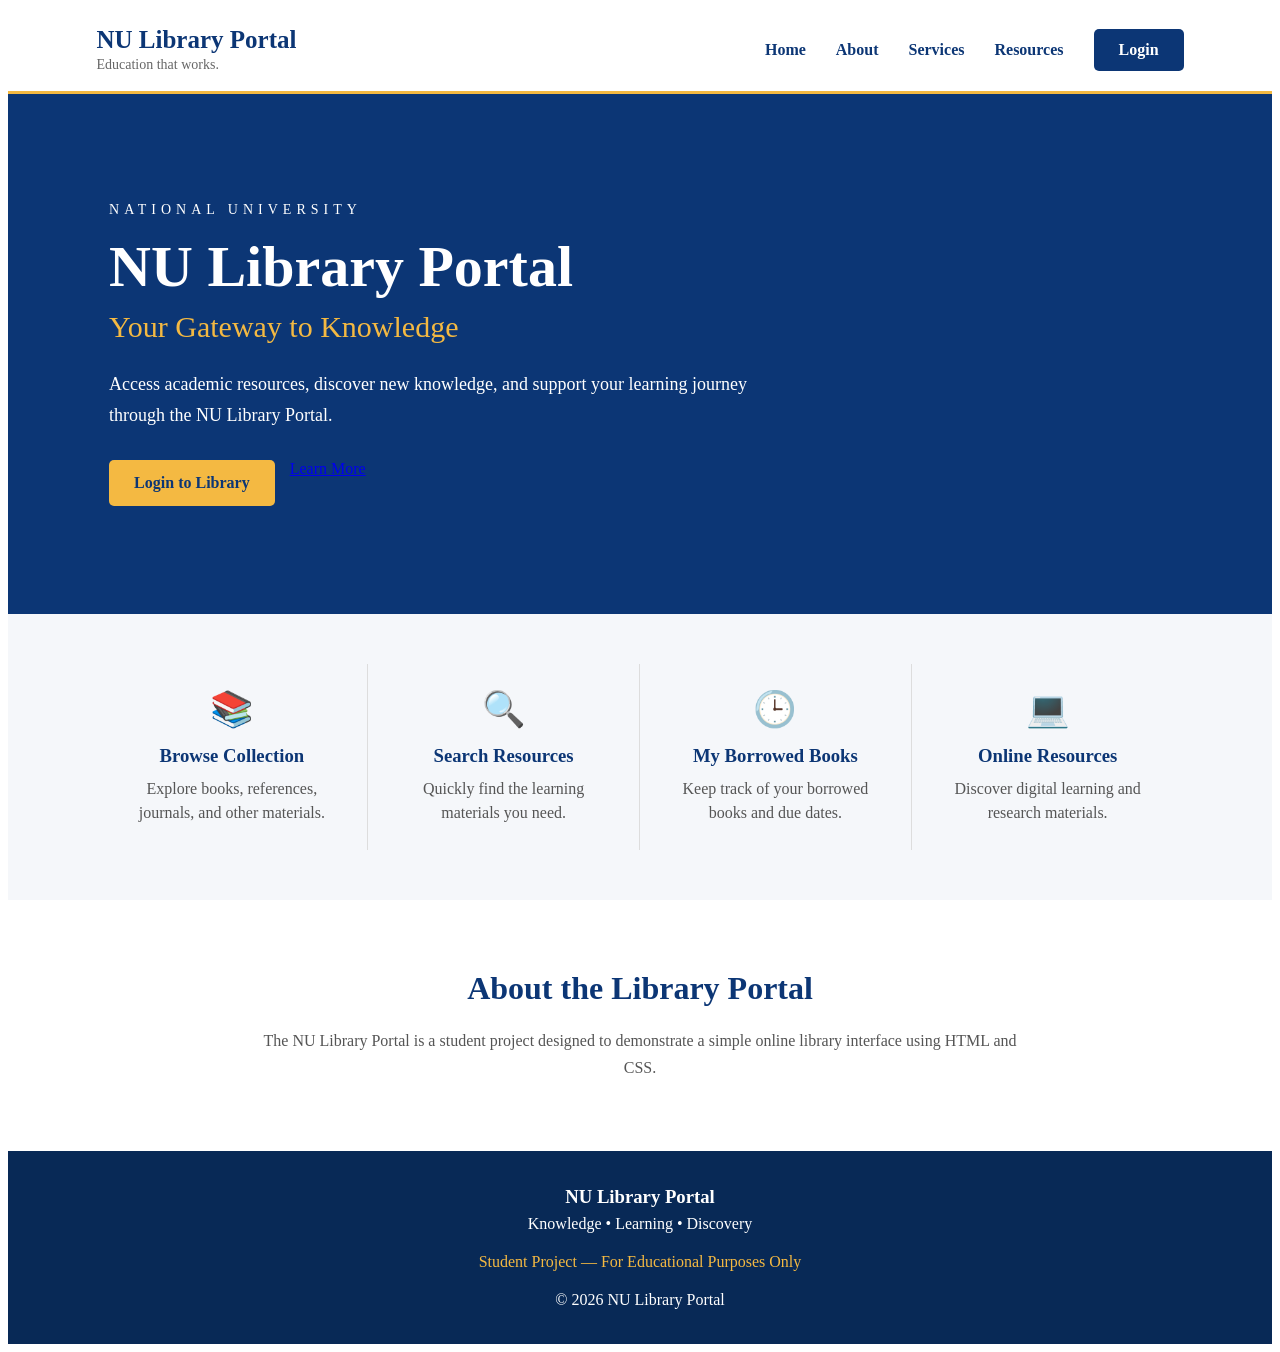
<file: index.html>
<!DOCTYPE html>
<html lang="en">
<head>
    <meta charset="UTF-8">
    <meta name="viewport" content="width=device-width, initial-scale=1.0">

    <title>NU Library Portal | Home</title>

    <link rel ="stylesheet" href="style.css"
</head>
<body>

    <!-- HEADER -->
     <header>

        <div class="logo">
            <h2>NU Library Portal</h2>
            <p>Education that works.</p>
        </div>

        <nav>
            <a href="index.html">Home</a>
            <a href="#about">About</a>
            <a href="#services">Services</a>
            <a href="#resources">Resources</a>
            <a href="login.html" class="nav-login">Login</a>
        </nav>

     </header>

    <!-- HERO SECTION-->
     <section class="hero">

        <div class="hero-content">

            <p class="university-name">NATIONAL UNIVERSITY</p>

            <h1>NU Library Portal</h1>

            <h2>Your Gateway to Knowledge</h2>

            <p class="description">
                Access academic resources, discover new knowledge, and support your learning journey through the NU Library Portal.
            </p>
            <div class="hero-buttons">
                <a href="login.html" class="primary-button">
                    Login to Library
                </a>
                <a href="#about" class="secondary button">
                    Learn More
                </a>
            </div>
        </div>
     </section>

     <!-- SERVICES -->

    <section class="services" id="services">

        <div class="service-card">

            <div class="icon">📚</div>

            <h3>Browse Collection</h3>

            <p>Explore books, references, journals, and other materials.</p>

        </div>

        <div class="service-card">

            <div class="icon">🔍</div>

            <h3>Search Resources</h3>

            <p>Quickly find the learning materials you need.</p>

        </div>

        <div class="service-card">

            <div class="icon">🕒</div>

            <h3>My Borrowed Books</h3>

            <p>Keep track of your borrowed books and due dates.</p>

        </div>

        <div class="service-card">

            <div class="icon">💻</div>

            <h3>Online Resources</h3>

            <p>Discover digital learning and research materials.</p>

        </div>

    </section>

    <!-- ABOUT -->

    <section class="about" id="about">

        <h2>About the Library Portal</h2>

        <p>

            The NU Library Portal is a student project designed to

            demonstrate a simple online library interface using HTML

            and CSS.

        </p>

    </section>

    <!-- FOOTER -->

    <footer>

        <div>

            <h3>NU Library Portal</h3>

            <p>Knowledge • Learning • Discovery</p>

        </div>

        <p class="project-note">

            Student Project — For Educational Purposes Only

        </p>

        <p>&copy; 2026 NU Library Portal</p>

    </footer>

</body>
</html>
</file>
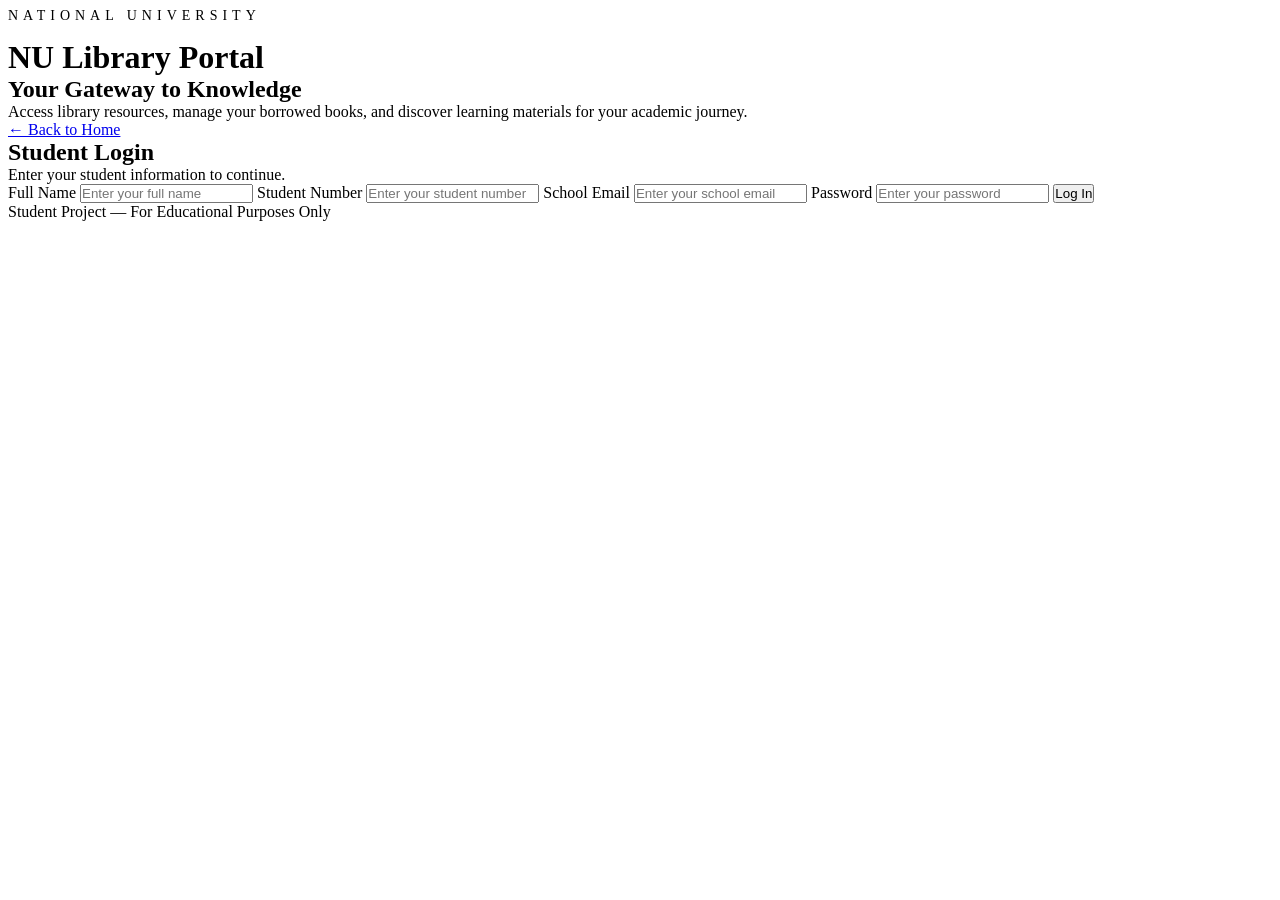
<file: login.html>
<!DOCTYPE html>
<html lang="en">
<head>
    <meta charset="UTF-8">
    <meta name="viewport" content="width=device-width, initial-scale=1.0">
     <title>NU Library Portal | Login</title>

    <link rel="stylesheet" href="style.css">
</head>

<body class="login-page">

    <div class="login-container">

        <!-- LEFT SIDE -->
        <div class="login-brand">

            <p class="university-name">NATIONAL UNIVERSITY</p>

            <h1>NU Library Portal</h1>

            <h2>Your Gateway to Knowledge</h2>

            <p>
                Access library resources, manage your borrowed books,
                and discover learning materials for your academic journey.
            </p>

            <a href="index.html" class="back-home">
                ← Back to Home
            </a>

        </div>


        <!-- LOGIN FORM -->
        <div class="login-box">

            <h2>Student Login</h2>

            <p class="login-subtitle">
                Enter your student information to continue.
            </p>

            <form action="dashboard.html">

                <label for="fullname">Full Name</label>

                <input
                    type="text"
                    id="fullname"
                    name="fullname"
                    placeholder="Enter your full name"
                    required
                >


                <label for="student-number">Student Number</label>

                <input
                    type="text"
                    id="student-number"
                    name="student-number"
                    placeholder="Enter your student number"
                    required
                >


                <label for="email">School Email</label>

                <input
                    type="email"
                    id="email"
                    name="email"
                    placeholder="Enter your school email"
                    required
                >


                <label for="password">Password</label>

                <input
                    type="password"
                    id="password"
                    name="password"
                    placeholder="Enter your password"
                    required
                >


                <button type="submit">
                    Log In
                </button>

            </form>

            <p class="login-note">
                Student Project — For Educational Purposes Only
            </p>

        </div>

    </div>

</body>

</html>
</file>
<file: style.css>
body {
    /* Removes the browser's default spacing */

* {

    margin: 0;

    padding: 0;

    box-sizing: border-box;

}

/* GENERAL PAGE DESIGN */

body {

    font-family: Arial, sans-serif;

    background-color: #ffffff;

    color: #14213d;

}

/* HEADER */

header {

    background-color: white;

    display: flex;

    justify-content: space-between;

    align-items: center;

    padding: 18px 7%;

    border-bottom: 3px solid #f4b942;

}

.logo h2 {

    color: #0c3675;

    font-size: 25px;

}

.logo p {

    color: #666666;

    font-size: 14px;

    margin-top: 3px;

}

/* NAVIGATION */

nav {

    display: flex;

    align-items: center;

    gap: 30px;

}

nav a {

    color: #0c3675;

    text-decoration: none;

    font-weight: bold;

}

nav a:hover {

    color: #d99c20;

}

.nav-login {

    background-color: #0c3675;

    color: white;

    padding: 12px 25px;

    border-radius: 5px;

}

.nav-login:hover {

    background-color: #f4b942;

    color: #0c3675;

}

/* HERO SECTION */

.hero {

    min-height: 520px;

    background-color: #0c3675;

    display: flex;

    align-items: center;

    padding: 70px 8%;

}

.hero-content {

    max-width: 650px;

    color: white;

}

.university-name {

    letter-spacing: 5px;

    font-size: 14px;

    margin-bottom: 15px;

}

.hero h1 {

    font-size: 58px;

    margin-bottom: 10px;

}

.hero h2 {

    color: #f4b942;

    font-size: 30px;

    font-weight: normal;

    margin-bottom: 25px;

}

.description {

    font-size: 18px;

    line-height: 1.7;

    margin-bottom: 30px;

}

/* HERO BUTTONS */

.hero-buttons {

    display: flex;

    gap: 15px;

}

.primary-button,

.secondary-button {

    display: inline-block;

    padding: 14px 25px;

    text-decoration: none;

    font-weight: bold;

    border-radius: 5px;

}

.primary-button {

    background-color: #f4b942;

    color: #0c3675;

}

.secondary-button {

    color: white;

    border: 2px solid white;

}

.primary-button:hover {

    background-color: white;

}

.secondary-button:hover {

    background-color: white;

    color: #0c3675;

}

/* SERVICES */

.services {

    display: flex;

    justify-content: center;

    padding: 50px 7%;

    background-color: #f5f7fa;

}

.service-card {

    width: 25%;

    text-align: center;

    padding: 25px;

    border-right: 1px solid #dddddd;

}

.service-card:last-child {

    border-right: none;

}

.icon {

    font-size: 35px;

    margin-bottom: 15px;

}

.service-card h3 {

    color: #0c3675;

    margin-bottom: 10px;

}

.service-card p {

    color: #555555;

    line-height: 1.5;

}

/* ABOUT SECTION */

.about {

    text-align: center;

    padding: 70px 20%;

}

.about h2 {

    color: #0c3675;

    font-size: 32px;

    margin-bottom: 20px;

}

.about p {

    line-height: 1.7;

    color: #555555;

}

/* FOOTER */

footer {

    background-color: #082956;

    color: white;

    padding: 35px 7%;

    text-align: center;

}

footer h3 {

    margin-bottom: 7px;

}

.project-note {

    color: #f4b942;

    margin: 20px 0;

/* ============================= */
/* LOGIN PAGE */
/* ============================= */

.login-page {
    min-height: 100vh;
    background-color: #0c3675;

    display: flex;
    justify-content: center;
    align-items: center;

    padding: 40px;
}

.login-container {
    width: 100%;
    max-width: 1000px;
    min-height: 600px;

    display: flex;

    background-color: white;
    border-radius: 12px;
    overflow: hidden;

    box-shadow: 0 10px 30px rgba(0, 0, 0, 0.25);
}


/* LEFT SIDE */

.login-brand {
    width: 50%;
    background-color: #082956;
    color: white;

    padding: 70px 50px;

    display: flex;
    flex-direction: column;
    justify-content: center;
}

.login-brand h1 {
    font-size: 42px;
    margin-bottom: 10px;
}

.login-brand h2 {
    color: #f4b942;
    font-weight: normal;
    margin-bottom: 25px;
}

.login-brand p {
    line-height: 1.7;
}

.back-home {
    color: #f4b942;
    text-decoration: none;
    margin-top: 35px;
    font-weight: bold;
}


/* LOGIN FORM */

.login-box {
    width: 50%;
    padding: 55px 50px;
}

.login-box h2 {
    color: #0c3675;
    font-size: 32px;
    margin-bottom: 8px;
}

.login-subtitle {
    color: #777777;
    margin-bottom: 30px;
}

.login-box label {
    display: block;

    color: #333333;
    font-weight: bold;

    margin-top: 18px;
    margin-bottom: 7px;
}

.login-box input {
    width: 100%;

    padding: 13px;

    border: 1px solid #cccccc;
    border-radius: 5px;

    font-size: 15px;
}

.login-box input:focus {
    outline: none;
    border-color: #0c3675;
}

.login-box button {
    width: 100%;

    margin-top: 28px;
    padding: 14px;

    background-color: #0c3675;
    color: white;

    border: none;
    border-radius: 5px;

    font-size: 16px;
    font-weight: bold;

    cursor: pointer;
}

.login-box button:hover {s
    background-color: #f4b942;
    color: #0c3675;
}

.login-note {
    text-align: center;
    color: #888888;

    font-size: 12px;
    margin-top: 25px;
}

}
</file>
